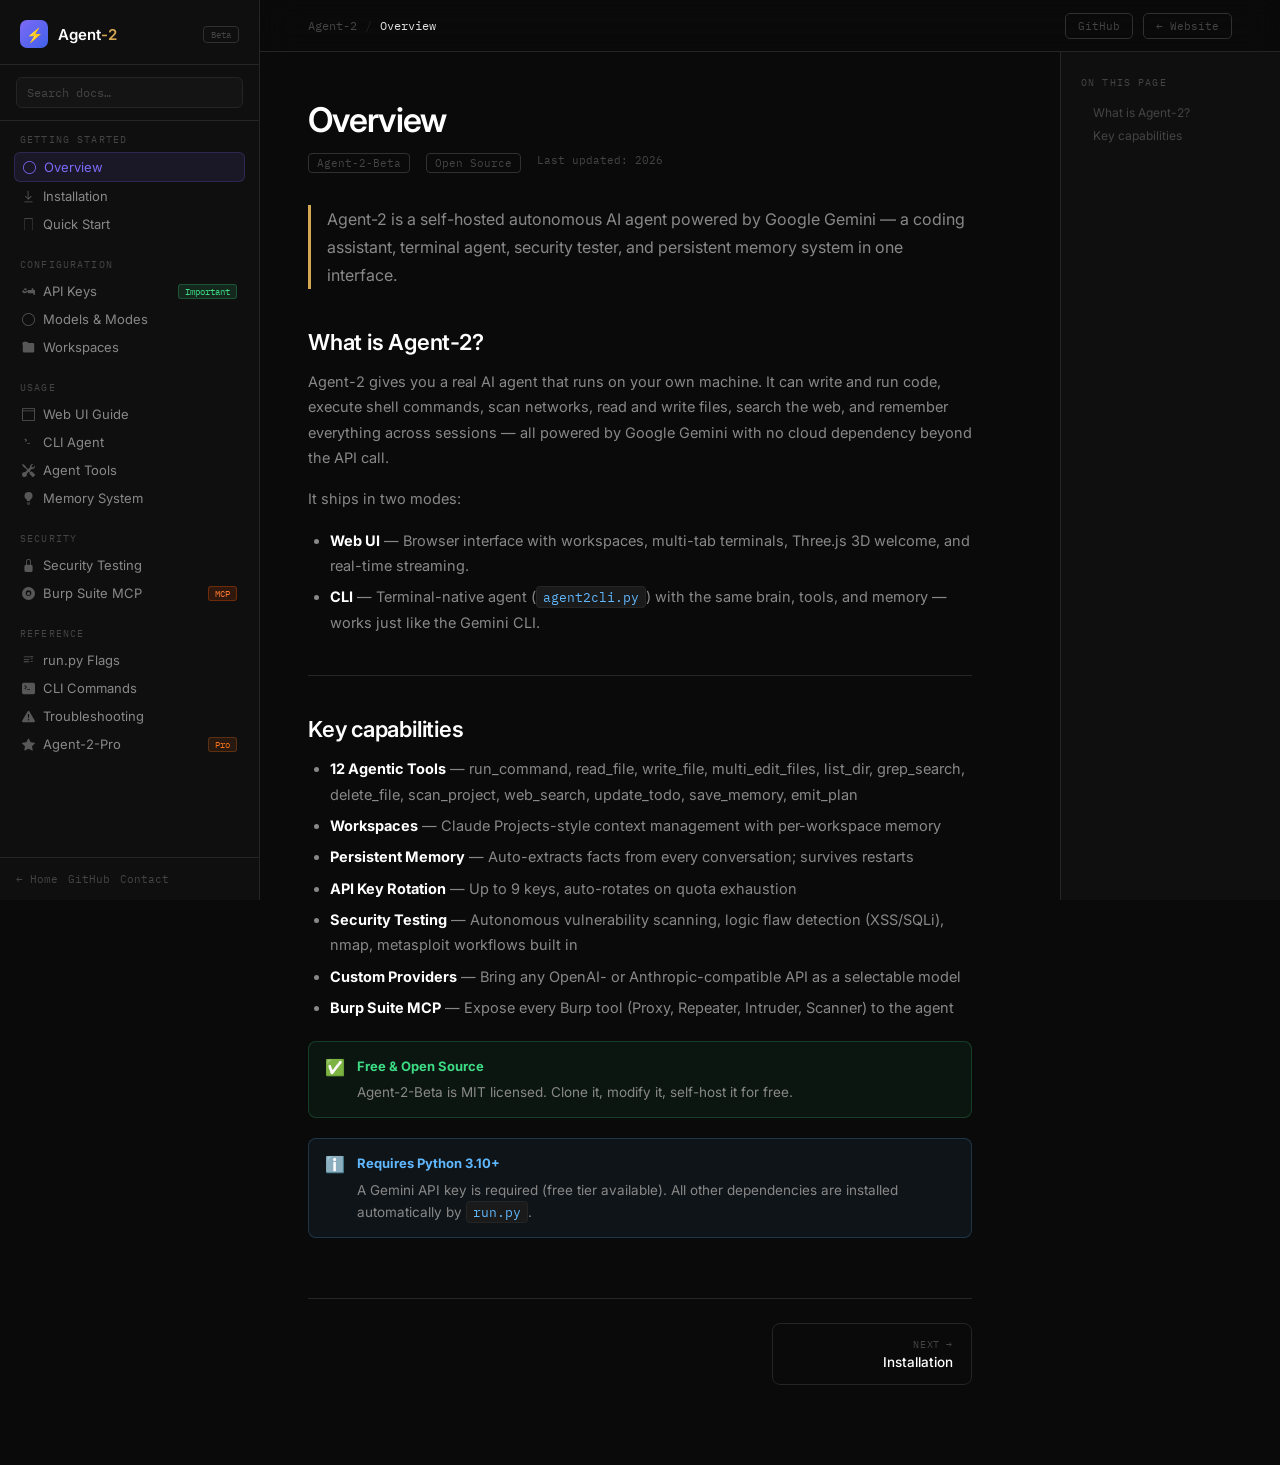
<file: website/docs/index.html>
<!--
Author: Aarav Shah
Portfolio: aaravshah1311.is-great.net
github: github.com/aaravshah1311
-->

<!DOCTYPE html>
<html lang="en">
<head>
<meta charset="UTF-8">
<meta name="viewport" content="width=device-width,initial-scale=1">
<title>Agent-2 Docs — Documentation</title>
<link rel="preconnect" href="https://fonts.googleapis.com">
<link href="https://fonts.googleapis.com/css2?family=IBM+Plex+Mono:wght@300;400;500&family=Inter:wght@300;400;500;600&display=swap" rel="stylesheet">
<style>
*,*::before,*::after{box-sizing:border-box;margin:0;padding:0}
:root{
  --bg:#0a0a0a;--bg1:#0f0f0f;--bg2:#141414;--bg3:#1a1a1a;
  --bd:#252525;--bd2:#303030;
  --tx:#e2e2e2;--tx2:#888;--tx3:#444;--wh:#fff;
  --ac:#d4a853;--pu:#7c6af7;--gr:#3ddc84;--cy:#60b8ff;--rd:#ff5555;--or:#f97316;--yw:#f0c060;
  --mn:'IBM Plex Mono',monospace;--sn:'Inter',sans-serif;
  --sidebar:260px;
}
html{scroll-behavior:smooth}
body{background:var(--bg);color:var(--tx);font-family:var(--sn);overflow-x:hidden}
a{text-decoration:none;color:inherit}
::-webkit-scrollbar{width:4px}
::-webkit-scrollbar-thumb{background:var(--bd2);border-radius:2px}

/* ── Layout ──────────────────────────────────────────────── */
#app{display:flex;min-height:100vh}

/* ── Sidebar ──────────────────────────────────────────────── */
#sidebar{
  width:var(--sidebar);flex-shrink:0;
  background:var(--bg1);border-right:1px solid var(--bd);
  position:fixed;top:0;left:0;bottom:0;overflow-y:auto;
  display:flex;flex-direction:column;z-index:100;
  transition:transform .3s ease;
}
.sb-header{
  padding:20px 20px 16px;border-bottom:1px solid var(--bd);
  display:flex;align-items:center;gap:10px;flex-shrink:0;
}
.sb-logo-icon{
  width:28px;height:28px;border-radius:7px;
  background:linear-gradient(135deg,var(--pu),#4060e8);
  display:flex;align-items:center;justify-content:center;
  font-size:14px;flex-shrink:0;
}
.sb-logo-text{font-size:15px;font-weight:600;color:var(--wh)}
.sb-logo-text span{color:var(--ac)}
.sb-version{font-family:var(--mn);font-size:9px;color:var(--tx3);margin-left:auto;
  border:1px solid var(--bd2);padding:2px 7px;border-radius:4px}

.sb-search{padding:12px 16px;border-bottom:1px solid var(--bd);flex-shrink:0}
.sb-search input{
  width:100%;background:var(--bg2);border:1px solid var(--bd);border-radius:6px;
  padding:7px 10px;font-size:12px;color:var(--tx);outline:none;font-family:var(--mn);
  transition:border-color .15s;
}
.sb-search input:focus{border-color:var(--pu)}
.sb-search input::placeholder{color:var(--tx3)}

.sb-nav{padding:12px 0;flex:1}
.sb-section{margin-bottom:20px;padding:0 14px}
.sb-section-title{
  font-family:var(--mn);font-size:9.5px;color:var(--tx3);
  letter-spacing:.12em;text-transform:uppercase;padding:0 6px;
  margin-bottom:6px;
}
.sb-link{
  display:flex;align-items:center;gap:8px;
  padding:6px 8px;border-radius:6px;font-size:13px;color:var(--tx2);
  transition:all .15s;cursor:pointer;border:none;background:none;
  width:100%;text-align:left;
}
.sb-link:hover{background:var(--bg3);color:var(--tx)}
.sb-link.active{background:rgba(124,106,247,.1);color:var(--pu);border:1px solid rgba(124,106,247,.2)}
.sb-link svg{width:13px;height:13px;flex-shrink:0;opacity:.6}
.sb-link.active svg{opacity:1}
.sb-badge{
  margin-left:auto;font-family:var(--mn);font-size:9px;
  padding:1px 6px;border-radius:3px;
}
.badge-new{background:rgba(61,220,132,.12);color:var(--gr);border:1px solid rgba(61,220,132,.25)}
.badge-pro{background:rgba(249,115,22,.1);color:var(--or);border:1px solid rgba(249,115,22,.25)}

.sb-footer{
  padding:14px 16px;border-top:1px solid var(--bd);flex-shrink:0;
  display:flex;gap:10px;flex-wrap:wrap;
}
.sb-footer a{font-family:var(--mn);font-size:10.5px;color:var(--tx3);transition:color .15s}
.sb-footer a:hover{color:var(--wh)}

/* ── Main content ─────────────────────────────────────────── */
#content{
  margin-left:var(--sidebar);flex:1;min-width:0;
}

/* ── Top bar ──────────────────────────────────────────────── */
#topbar{
  position:sticky;top:0;z-index:50;
  display:flex;align-items:center;justify-content:space-between;
  padding:0 48px;height:52px;
  background:rgba(10,10,10,.9);backdrop-filter:blur(16px);
  border-bottom:1px solid var(--bd);
}
.tb-breadcrumb{
  font-family:var(--mn);font-size:11.5px;color:var(--tx3);
  display:flex;align-items:center;gap:8px;
}
.tb-breadcrumb .sep{color:var(--tx3);opacity:.4}
.tb-breadcrumb .current{color:var(--tx)}
.tb-actions{display:flex;gap:10px;align-items:center}
.tb-btn{
  font-family:var(--mn);font-size:11px;color:var(--tx3);
  border:1px solid var(--bd2);padding:5px 12px;border-radius:5px;transition:all .15s;
}
.tb-btn:hover{color:var(--wh);border-color:var(--tx3)}
.mob-menu-btn{
  display:none;flex-direction:column;gap:4px;
  background:none;border:none;padding:6px;cursor:pointer;
}
.mob-menu-btn span{display:block;width:18px;height:1.5px;background:var(--tx2)}

/* ── Doc page ─────────────────────────────────────────────── */
.doc-page{
  max-width:760px;padding:48px 48px 80px;
  display:none;
}
.doc-page.active{display:block}

/* ── Typography ───────────────────────────────────────────── */
h1.doc-title{
  font-size:34px;font-weight:600;color:var(--wh);
  letter-spacing:-.02em;line-height:1.2;margin-bottom:12px;
}
.doc-meta{
  display:flex;gap:16px;margin-bottom:32px;flex-wrap:wrap;
}
.doc-meta span{font-family:var(--mn);font-size:10.5px;color:var(--tx3)}
.doc-meta .tag{
  padding:2px 8px;border-radius:4px;border:1px solid var(--bd2);
}
.doc-intro{
  font-size:16px;color:var(--tx2);line-height:1.75;
  border-left:3px solid var(--ac);padding-left:16px;margin-bottom:40px;
}

h2.doc-h2{
  font-size:22px;font-weight:600;color:var(--wh);
  margin:40px 0 14px;padding-top:40px;border-top:1px solid var(--bd);
  letter-spacing:-.01em;
}
h2.doc-h2:first-of-type{border-top:none;padding-top:0}
h3.doc-h3{font-size:16px;font-weight:500;color:var(--wh);margin:28px 0 10px}
p.doc-p{font-size:14.5px;color:var(--tx2);line-height:1.75;margin-bottom:16px}
ul.doc-ul,ol.doc-ol{padding-left:22px;margin-bottom:16px}
ul.doc-ul li,ol.doc-ol li{font-size:14.5px;color:var(--tx2);line-height:1.75;margin-bottom:6px}
ul.doc-ul li strong,ol.doc-ol li strong{color:var(--wh)}

/* Code blocks */
.code-block{
  background:var(--bg1);border:1px solid var(--bd);border-radius:8px;
  overflow:hidden;margin:16px 0;
}
.code-header{
  display:flex;align-items:center;justify-content:space-between;
  padding:8px 14px;border-bottom:1px solid var(--bd);
  background:rgba(20,20,20,.5);
}
.code-lang{font-family:var(--mn);font-size:10px;color:var(--tx3);letter-spacing:.08em}
.code-copy{
  font-family:var(--mn);font-size:10px;color:var(--tx3);
  background:none;border:none;cursor:pointer;transition:color .15s;padding:2px 6px;
}
.code-copy:hover{color:var(--wh)}
pre.code-body{
  padding:16px 18px;font-family:var(--mn);font-size:12.5px;
  line-height:1.7;color:var(--tx);overflow-x:auto;
}
pre.code-body .kw{color:var(--pu)}
pre.code-body .st{color:var(--gr)}
pre.code-body .cm{color:var(--tx3)}
pre.code-body .nu{color:var(--cy)}
pre.code-body .op{color:var(--or)}

code.inline{
  font-family:var(--mn);font-size:12.5px;
  background:var(--bg3);border:1px solid var(--bd);
  padding:2px 6px;border-radius:4px;color:var(--cy);
}

/* Alert boxes */
.alert{
  border-radius:8px;padding:14px 16px;margin:20px 0;
  display:flex;gap:12px;align-items:flex-start;
}
.alert-icon{font-size:16px;flex-shrink:0;margin-top:1px}
.alert-body{font-size:13.5px;color:var(--tx2);line-height:1.65}
.alert-body strong{display:block;margin-bottom:4px;font-size:13px}
.alert.tip{background:rgba(61,220,132,.06);border:1px solid rgba(61,220,132,.2)}
.alert.tip .alert-body strong{color:var(--gr)}
.alert.warn{background:rgba(240,192,96,.06);border:1px solid rgba(240,192,96,.2)}
.alert.warn .alert-body strong{color:var(--yw)}
.alert.info{background:rgba(96,184,255,.06);border:1px solid rgba(96,184,255,.2)}
.alert.info .alert-body strong{color:var(--cy)}
.alert.err{background:rgba(255,85,85,.06);border:1px solid rgba(255,85,85,.2)}
.alert.err .alert-body strong{color:var(--rd)}

/* Flag table */
.flag-table{width:100%;border-collapse:collapse;margin:16px 0;font-size:13.5px}
.flag-table th{
  padding:10px 14px;text-align:left;font-family:var(--mn);font-size:10px;
  letter-spacing:.08em;text-transform:uppercase;color:var(--tx3);
  border-bottom:1px solid var(--bd);font-weight:400;
}
.flag-table td{padding:11px 14px;border-bottom:1px solid rgba(37,37,37,.6);color:var(--tx2)}
.flag-table td:first-child{font-family:var(--mn);font-size:12px;color:var(--cy)}
.flag-table tr:hover td{background:rgba(255,255,255,.02)}

/* Step list */
.step-list{list-style:none;padding:0;margin:16px 0}
.step-list li{
  display:flex;gap:14px;margin-bottom:16px;
  padding:14px;border:1px solid var(--bd);border-radius:8px;
  transition:border-color .15s;
}
.step-list li:hover{border-color:var(--bd2)}
.step-n{
  width:28px;height:28px;border-radius:6px;background:var(--bg3);border:1px solid var(--bd2);
  display:flex;align-items:center;justify-content:center;
  font-family:var(--mn);font-size:12px;color:var(--ac);flex-shrink:0;
}
.step-body{}
.step-title{font-size:14px;font-weight:500;color:var(--wh);margin-bottom:4px}
.step-desc{font-size:13px;color:var(--tx2);line-height:1.65}

/* Trouble table */
.trouble-table{width:100%;border-collapse:collapse;font-size:13px}
.trouble-table th{
  padding:10px 14px;text-align:left;
  font-family:var(--mn);font-size:9.5px;letter-spacing:.1em;
  text-transform:uppercase;color:var(--tx3);border-bottom:1px solid var(--bd);font-weight:400;
}
.trouble-table td{padding:12px 14px;border-bottom:1px solid rgba(37,37,37,.5);color:var(--tx2);vertical-align:top}
.trouble-table td:first-child{font-family:var(--mn);font-size:12px;color:var(--rd);max-width:260px}
.trouble-table tr:hover td{background:rgba(255,255,255,.015)}

/* Page nav */
.page-nav{
  display:flex;justify-content:space-between;margin-top:60px;
  border-top:1px solid var(--bd);padding-top:24px;gap:20px;
}
.pg-btn{
  display:flex;flex-direction:column;gap:3px;padding:14px 18px;
  border:1px solid var(--bd);border-radius:8px;transition:all .2s;flex:1;max-width:200px;
}
.pg-btn:hover{border-color:var(--bd2);background:var(--bg2)}
.pg-dir{font-family:var(--mn);font-size:10px;color:var(--tx3);letter-spacing:.06em}
.pg-label{font-size:13.5px;color:var(--wh);font-weight:500}
.pg-btn.next{text-align:right;margin-left:auto}

/* ── Right TOC ────────────────────────────────────────────── */
#toc{
  position:fixed;right:0;top:52px;bottom:0;width:220px;
  padding:24px 20px;overflow-y:auto;border-left:1px solid var(--bd);
  background:var(--bg1);
}
.toc-title{font-family:var(--mn);font-size:9.5px;color:var(--tx3);letter-spacing:.12em;
  text-transform:uppercase;margin-bottom:12px}
.toc-link{
  display:block;font-size:12px;color:var(--tx3);padding:4px 0 4px 10px;
  border-left:2px solid transparent;transition:all .15s;
}
.toc-link:hover{color:var(--tx);border-left-color:var(--bd2)}
.toc-link.active{color:var(--pu);border-left-color:var(--pu)}

/* ── Mobile ───────────────────────────────────────────────── */
@media(max-width:1200px){
  #toc{display:none}
  .doc-page{padding:40px 40px 60px}
}
@media(max-width:900px){
  #sidebar{transform:translateX(-100%)}
  #sidebar.open{transform:translateX(0)}
  #content{margin-left:0}
  .doc-page{padding:28px 22px 50px;max-width:100%}
  .mob-menu-btn{display:flex}
  #topbar{padding:0 20px}
  h1.doc-title{font-size:26px}
  h2.doc-h2{font-size:19px}
  pre.code-body{font-size:11.5px;padding:12px 14px}
  .flag-table,.trouble-table{font-size:12px}
  .flag-table td:first-child,.trouble-table td:first-child{font-size:11px}
}
@media(max-width:600px){
  .doc-page{padding:20px 16px 40px}
  h1.doc-title{font-size:22px}
  .doc-intro{font-size:14px}
  .page-nav{flex-direction:column}
  .pg-btn{max-width:100%}
  .code-block{border-radius:6px}
}

/* ── Overlay for mobile sidebar ──────────────────────────── */
#sb-overlay{
  display:none;position:fixed;inset:0;z-index:99;
  background:rgba(0,0,0,.6);backdrop-filter:blur(2px);
}
#sb-overlay.show{display:block}
</style>
</head>
<body>
<div id="app">

<!-- SIDEBAR -->
<aside id="sidebar">
  <div class="sb-header">
    <div class="sb-logo-icon">⚡</div>
    <div class="sb-logo-text">Agent<span>-2</span></div>
    <div class="sb-version">Beta</div>
  </div>

  <div class="sb-search">
    <input type="text" placeholder="Search docs…" id="search-input" oninput="searchDocs(this.value)">
  </div>

  <nav class="sb-nav">
    <div class="sb-section">
      <div class="sb-section-title">Getting Started</div>
      <a class="sb-link active" onclick="showPage('overview')">
        <svg viewBox="0 0 16 16" fill="currentColor"><path d="M8 1a7 7 0 100 14A7 7 0 008 1zM0 8a8 8 0 1116 0A8 8 0 010 8z"/></svg>
        Overview
      </a>
      <a class="sb-link" onclick="showPage('install')">
        <svg viewBox="0 0 16 16" fill="currentColor"><path d="M8 1v9.293l3.146-3.147.708.708-4 4-4-4 .708-.708L7 10.293V1h1zm-5 13h10v1H3v-1z"/></svg>
        Installation
      </a>
      <a class="sb-link" onclick="showPage('quickstart')">
        <svg viewBox="0 0 16 16" fill="currentColor"><path d="M3.5 1.5A.5.5 0 014 1h8a.5.5 0 01.5.5v13a.5.5 0 01-.5.5H4a.5.5 0 01-.5-.5v-13zM4 0a1 1 0 00-1 1v13a1 1 0 001 1h8a1 1 0 001-1V1a1 1 0 00-1-1H4z"/></svg>
        Quick Start
      </a>
    </div>

    <div class="sb-section">
      <div class="sb-section-title">Configuration</div>
      <a class="sb-link" onclick="showPage('api-keys')">
        <svg viewBox="0 0 16 16" fill="currentColor"><path d="M0 8a4 4 0 017.465 2H14v2h2v-2h1v-2h-1V6h-2V4h-2v2H7.465A4 4 0 010 8zm4 0a2 2 0 100-4 2 2 0 000 4z"/></svg>
        API Keys
        <span class="sb-badge badge-new">Important</span>
      </a>
      <a class="sb-link" onclick="showPage('models')">
        <svg viewBox="0 0 16 16" fill="currentColor"><path d="M8 0a8 8 0 100 16A8 8 0 008 0zm0 1a7 7 0 110 14A7 7 0 018 1z"/></svg>
        Models & Modes
      </a>
      <a class="sb-link" onclick="showPage('workspaces')">
        <svg viewBox="0 0 16 16" fill="currentColor"><path d="M.54 3.87L.5 3a2 2 0 012-2h3a2 2 0 011.5.67L8 2.5h5.5A1.5 1.5 0 0115 4v8.5a1.5 1.5 0 01-1.5 1.5h-11A1.5 1.5 0 011 12.5V5a2 2 0 01-.46-1.13z"/></svg>
        Workspaces
      </a>
    </div>

    <div class="sb-section">
      <div class="sb-section-title">Usage</div>
      <a class="sb-link" onclick="showPage('web-ui')">
        <svg viewBox="0 0 16 16" fill="currentColor"><path d="M0 1.5A1.5 1.5 0 011.5 0h13A1.5 1.5 0 0116 1.5v13a1.5 1.5 0 01-1.5 1.5h-13A1.5 1.5 0 010 14.5v-13zM1.5 1a.5.5 0 00-.5.5V3h14V1.5a.5.5 0 00-.5-.5h-13zM15 4H1v10.5a.5.5 0 00.5.5h13a.5.5 0 00.5-.5V4z"/></svg>
        Web UI Guide
      </a>
      <a class="sb-link" onclick="showPage('cli')">
        <svg viewBox="0 0 16 16" fill="currentColor"><path d="M6 9a.5.5 0 01.5-.5h3a.5.5 0 010 1h-3A.5.5 0 016 9zM3.854 4.146a.5.5 0 100 .708L4.793 5.5 3.854 6.292a.5.5 0 10.708.708l1.5-1.5a.5.5 0 000-.708l-1.5-1.5a.5.5 0 00-.708 0z"/></svg>
        CLI Agent
      </a>
      <a class="sb-link" onclick="showPage('tools')">
        <svg viewBox="0 0 16 16" fill="currentColor"><path d="M1 0L0 1l2.2 3.081a1 1 0 00.815.419h.07a1 1 0 01.708.293l2.675 2.675-2.617 2.654A3.003 3.003 0 000 13a3 3 0 105.878-.851l2.654-2.617.968.968-.305.914a1 1 0 00.242 1.023l3.27 3.27a.997.997 0 001.414 0l1.586-1.586a.997.997 0 000-1.414l-3.27-3.27a1 1 0 00-1.023-.242L10.5 9.5l-.96-.96 2.68-2.643A3.005 3.005 0 0016 3c0-.269-.035-.53-.102-.777l-2.14 2.141L12 4l-.364-1.757L13.777.102a3 3 0 00-3.675 3.68L7.462 6.46 4.793 3.793a1 1 0 01-.293-.707v-.071a1 1 0 00-.419-.814L1 0z"/></svg>
        Agent Tools
      </a>
      <a class="sb-link" onclick="showPage('memory')">
        <svg viewBox="0 0 16 16" fill="currentColor"><path d="M8 0a5 5 0 015 5c0 2.04-1.22 3.8-3 4.58V11h-4V9.58A5 5 0 018 0zm-2 13h4v1H6zm1 2h2v1H7z"/></svg>
        Memory System
      </a>
    </div>

    <div class="sb-section">
      <div class="sb-section-title">Security</div>
      <a class="sb-link" onclick="showPage('security')">
        <svg viewBox="0 0 16 16" fill="currentColor"><path d="M8 1a2 2 0 012 2v4H6V3a2 2 0 012-2zm3 6V3a3 3 0 00-6 0v4a2 2 0 00-2 2v5a2 2 0 002 2h6a2 2 0 002-2V9a2 2 0 00-2-2z"/></svg>
        Security Testing
      </a>
      <a class="sb-link" onclick="showPage('burp')">
        <svg viewBox="0 0 16 16" fill="currentColor"><path d="M8 0a8 8 0 100 16A8 8 0 008 0zM4.5 7.5a3.5 3.5 0 117 0 3.5 3.5 0 01-7 0zM8 6a2 2 0 100 4 2 2 0 000-4z"/></svg>
        Burp Suite MCP
        <span class="sb-badge badge-pro" style="background:rgba(255,88,0,.14);color:#ff7a33;border-color:rgba(255,88,0,.3)">MCP</span>
      </a>
    </div>

    <div class="sb-section">
      <div class="sb-section-title">Reference</div>
      <a class="sb-link" onclick="showPage('run-flags')">
        <svg viewBox="0 0 16 16" fill="currentColor"><path d="M2.5 3a.5.5 0 000 1h11a.5.5 0 000-1h-11zm0 3a.5.5 0 000 1h6a.5.5 0 000-1h-6zm0 3a.5.5 0 000 1h6a.5.5 0 000-1h-6zm8-6a.5.5 0 01.5-.5h2a.5.5 0 010 1h-2a.5.5 0 01-.5-.5zm0 3a.5.5 0 01.5-.5h2a.5.5 0 010 1h-2a.5.5 0 01-.5-.5zm0 3a.5.5 0 01.5-.5h2a.5.5 0 010 1h-2a.5.5 0 01-.5-.5z"/></svg>
        run.py Flags
      </a>
      <a class="sb-link" onclick="showPage('cli-cmds')">
        <svg viewBox="0 0 16 16" fill="currentColor"><path d="M0 3a2 2 0 012-2h12a2 2 0 012 2v10a2 2 0 01-2 2H2a2 2 0 01-2-2V3zm9.5 5.5h-3a.5.5 0 000 1h3a.5.5 0 000-1zm-6.354-.354a.5.5 0 00.708.708l2-2a.5.5 0 000-.708l-2-2a.5.5 0 00-.708.708L4.793 6.5 3.146 8.146z"/></svg>
        CLI Commands
      </a>
      <a class="sb-link" onclick="showPage('troubleshoot')">
        <svg viewBox="0 0 16 16" fill="currentColor"><path d="M8.982 1.566a1.13 1.13 0 00-1.96 0L.165 13.233c-.457.778.091 1.767.98 1.767h13.713c.889 0 1.438-.99.98-1.767L8.982 1.566zM8 5c.535 0 .954.462.9.995l-.35 3.507a.552.552 0 01-1.1 0L7.1 5.995A.905.905 0 018 5zm.002 6a1 1 0 110 2 1 1 0 010-2z"/></svg>
        Troubleshooting
      </a>
      <a class="sb-link" onclick="showPage('pro')">
        <svg viewBox="0 0 16 16" fill="currentColor"><path d="M3.612 15.443c-.386.198-.824-.149-.746-.592l.83-4.73L.173 6.765c-.329-.314-.158-.888.283-.95l4.898-.696L7.538.792c.197-.39.73-.39.927 0l2.184 4.327 4.898.696c.441.062.612.636.282.95l-3.522 3.356.83 4.73c.078.443-.36.79-.746.592L8 13.187l-4.389 2.256z"/></svg>
        Agent-2-Pro
        <span class="sb-badge badge-pro">Pro</span>
      </a>
    </div>
  </nav>

  <div class="sb-footer">
    <a href="/">← Home</a>
    <a href="https://github.com/aaravshah1311/Agent-2-Beta" target="_blank">GitHub</a>
    <a href="mailto:aaravprogrammers@gmail.com">Contact</a>
  </div>
</aside>

<!-- Sidebar overlay -->
<div id="sb-overlay" onclick="closeSidebar()"></div>

<!-- MAIN -->
<main id="content">
  <!-- Top bar -->
  <div id="topbar">
    <div style="display:flex;align-items:center;gap:14px">
      <button class="mob-menu-btn" onclick="toggleSidebar()">
        <span></span><span></span><span></span>
      </button>
      <div class="tb-breadcrumb">
        <span>Agent-2</span>
        <span class="sep">/</span>
        <span class="current" id="breadcrumb-current">Overview</span>
      </div>
    </div>
    <div class="tb-actions">
      <a href="https://github.com/aaravshah1311/Agent-2-Beta" target="_blank" class="tb-btn">GitHub</a>
      <a href="/" class="tb-btn">← Website</a>
    </div>
  </div>

  <!-- ═══════════ PAGE: OVERVIEW ═══════════ -->
  <article class="doc-page active" id="page-overview">
    <h1 class="doc-title">Overview</h1>
    <div class="doc-meta">
      <span class="tag">Agent-2-Beta</span>
      <span class="tag">Open Source</span>
      <span>Last updated: 2026</span>
    </div>
    <p class="doc-intro">Agent-2 is a self-hosted autonomous AI agent powered by Google Gemini — a coding assistant, terminal agent, security tester, and persistent memory system in one interface.</p>

    <h2 class="doc-h2">What is Agent-2?</h2>
    <p class="doc-p">Agent-2 gives you a real AI agent that runs on your own machine. It can write and run code, execute shell commands, scan networks, read and write files, search the web, and remember everything across sessions — all powered by Google Gemini with no cloud dependency beyond the API call.</p>
    <p class="doc-p">It ships in two modes:</p>
    <ul class="doc-ul">
      <li><strong>Web UI</strong> — Browser interface with workspaces, multi-tab terminals, Three.js 3D welcome, and real-time streaming.</li>
      <li><strong>CLI</strong> — Terminal-native agent (<code class="inline">agent2cli.py</code>) with the same brain, tools, and memory — works just like the Gemini CLI.</li>
    </ul>

    <h2 class="doc-h2">Key capabilities</h2>
    <ul class="doc-ul">
      <li><strong>12 Agentic Tools</strong> — run_command, read_file, write_file, multi_edit_files, list_dir, grep_search, delete_file, scan_project, web_search, update_todo, save_memory, emit_plan</li>
      <li><strong>Workspaces</strong> — Claude Projects-style context management with per-workspace memory</li>
      <li><strong>Persistent Memory</strong> — Auto-extracts facts from every conversation; survives restarts</li>
      <li><strong>API Key Rotation</strong> — Up to 9 keys, auto-rotates on quota exhaustion</li>
      <li><strong>Security Testing</strong> — Autonomous vulnerability scanning, logic flaw detection (XSS/SQLi), nmap, metasploit workflows built in</li>
      <li><strong>Custom Providers</strong> — Bring any OpenAI- or Anthropic-compatible API as a selectable model</li>
      <li><strong>Burp Suite MCP</strong> — Expose every Burp tool (Proxy, Repeater, Intruder, Scanner) to the agent</li>
    </ul>

    <div class="alert tip"><span class="alert-icon">✅</span><div class="alert-body"><strong>Free & Open Source</strong>Agent-2-Beta is MIT licensed. Clone it, modify it, self-host it for free.</div></div>
    <div class="alert info"><span class="alert-icon">ℹ️</span><div class="alert-body"><strong>Requires Python 3.10+</strong>A Gemini API key is required (free tier available). All other dependencies are installed automatically by <code class="inline">run.py</code>.</div></div>

    <div class="page-nav">
      <div></div>
      <a class="pg-btn next" onclick="showPage('install')"><div class="pg-dir">NEXT →</div><div class="pg-label">Installation</div></a>
    </div>
  </article>

  <!-- ═══════════ PAGE: INSTALL ═══════════ -->
  <article class="doc-page" id="page-install">
    <h1 class="doc-title">Installation</h1>
    <div class="doc-meta"><span class="tag">5 min setup</span><span class="tag">All platforms</span></div>
    <p class="doc-intro">Agent-2 installs with a single command. The one-line installer downloads the repo, builds an isolated <code class="inline">.venv</code>, installs every dependency, and starts the app.</p>

    <h2 class="doc-h2">One-line install (recommended)</h2>
    <div class="code-block"><div class="code-header"><span class="code-lang">macOS / Linux</span><button class="code-copy" onclick="copyCode(this)">copy</button></div><pre class="code-body">curl -fsSL https://raw.githubusercontent.com/aaravshah1311/Agent-2-Beta/main/install.py | python3 -</pre></div>
    <div class="code-block"><div class="code-header"><span class="code-lang">Windows PowerShell</span><button class="code-copy" onclick="copyCode(this)">copy</button></div><pre class="code-body">irm https://raw.githubusercontent.com/aaravshah1311/Agent-2-Beta/main/install.py | python -</pre></div>
    <p class="doc-p">Prefer to clone manually? Follow the steps below.</p>

    <h2 class="doc-h2">Prerequisites</h2>
    <ul class="doc-ul">
      <li><strong>Python 3.10+</strong> — required. Check: <code class="inline">python --version</code></li>
      <li><strong>Git</strong> — for cloning</li>
      <li><strong>Gemini API key</strong> — free at <a href="https://aistudio.google.com/app/apikey" target="_blank" style="color:var(--cy)">aistudio.google.com/app/apikey</a></li>
    </ul>

    <h2 class="doc-h2">Install steps</h2>
    <ul class="step-list">
      <li><div class="step-n">1</div><div class="step-body"><div class="step-title">Clone the repository</div><div class="step-desc">Download Agent-2 from GitHub to your machine.</div></div></li>
    </ul>
    <div class="code-block"><div class="code-header"><span class="code-lang">bash</span><button class="code-copy" onclick="copyCode(this)">copy</button></div><pre class="code-body">git clone https://github.com/aaravshah1311/Agent-2-Beta.git
cd Agent-2-Beta</pre></div>

    <ul class="step-list">
      <li><div class="step-n">2</div><div class="step-body"><div class="step-title">Run the launcher</div><div class="step-desc">This creates a venv, installs all packages, and starts the setup wizard.</div></div></li>
    </ul>
    <div class="code-block"><div class="code-header"><span class="code-lang">bash</span><button class="code-copy" onclick="copyCode(this)">copy</button></div><pre class="code-body">agent2</pre></div>

    <div class="alert tip"><span class="alert-icon">💡</span><div class="alert-body"><strong>Windows users</strong>If <code class="inline">python</code> isn't found, try <code class="inline">py run.py</code> or install Python from the Microsoft Store.</div></div>

    <ul class="step-list">
      <li><div class="step-n">3</div><div class="step-body"><div class="step-title">Paste your Gemini API key</div><div class="step-desc">The wizard will prompt you. The key is saved to <code class="inline">agent2.db</code>.</div></div></li>
      <li><div class="step-n">4</div><div class="step-body"><div class="step-title">Open the web UI</div><div class="step-desc">Navigate to <code class="inline">http://localhost:1311</code> in your browser.</div></div></li>
    </ul>

    <h2 class="doc-h2">What gets installed automatically</h2>
    <div class="code-block"><div class="code-header"><span class="code-lang">packages</span></div><pre class="code-body">flask
flask-socketio
eventlet
google-genai
mcp
rich
prompt_toolkit</pre></div>
    <p class="doc-p">All packages are installed into a local <code class="inline">.venv/</code> folder — nothing is installed globally.</p>

    <h2 class="doc-h2">Uninstall</h2>
    <div class="code-block"><div class="code-header"><span class="code-lang">bash</span><button class="code-copy" onclick="copyCode(this)">copy</button></div><pre class="code-body">agent2 --uninstall</pre></div>
    <p class="doc-p">Removes the venv and generated files. Source code remains intact.</p>

    <div class="page-nav">
      <a class="pg-btn" onclick="showPage('overview')"><div class="pg-dir">← PREV</div><div class="pg-label">Overview</div></a>
      <a class="pg-btn next" onclick="showPage('quickstart')"><div class="pg-dir">NEXT →</div><div class="pg-label">Quick Start</div></a>
    </div>
  </article>

  <!-- ═══════════ PAGE: QUICKSTART ═══════════ -->
  <article class="doc-page" id="page-quickstart">
    <h1 class="doc-title">Quick Start</h1>
    <p class="doc-intro">Get from clone to running agent in under 2 minutes.</p>

    <h2 class="doc-h2">Start Web UI</h2>
    <div class="code-block"><div class="code-header"><span class="code-lang">bash</span><button class="code-copy" onclick="copyCode(this)">copy</button></div><pre class="code-body">agent2         # or: agent2 --web
# → Opens at http://localhost:1311</pre></div>

    <h2 class="doc-h2">Start CLI Agent</h2>
    <div class="code-block"><div class="code-header"><span class="code-lang">bash</span><button class="code-copy" onclick="copyCode(this)">copy</button></div><pre class="code-body">agent2 --cli

# One-shot mode:
.venv/bin/python agent2cli.py "portscan 10.10.1.1"
.venv/bin/python agent2cli.py --model 2.5-flash "write a REST API"
.venv/bin/python agent2cli.py --mode thinking "design this system"</pre></div>

    <div class="alert warn"><span class="alert-icon">⚠️</span><div class="alert-body"><strong>First run — Web UI</strong>You must create a Workspace before chatting. Click <strong>+ Create Workspace</strong> in the sidebar, give it a name, and optionally a project path.</div></div>

    <h2 class="doc-h2">Your first conversation</h2>
    <div class="code-block"><div class="code-header"><span class="code-lang">example prompts</span></div><pre class="code-body"># Run a project
run the project in /home/user/myapp

# Security testing
portscan 10.10.1.5
enumerate http://target:8080 with gobuster

# Code generation
write a FastAPI REST API with JWT authentication

# File ops
read requirements.txt and tell me what's missing

# Web search
search for latest CVE for Apache 2.4.41</pre></div>

    <div class="page-nav">
      <a class="pg-btn" onclick="showPage('install')"><div class="pg-dir">← PREV</div><div class="pg-label">Installation</div></a>
      <a class="pg-btn next" onclick="showPage('api-keys')"><div class="pg-dir">NEXT →</div><div class="pg-label">API Keys</div></a>
    </div>
  </article>

  <!-- ═══════════ PAGE: API KEYS ═══════════ -->
  <article class="doc-page" id="page-api-keys">
    <h1 class="doc-title">API Keys</h1>
    <p class="doc-intro">Agent-2 stores API keys in its <code class="inline">agent2.db</code> SQLite database. Multiple keys are supported and auto-rotated when one hits its quota.</p>

    <h2 class="doc-h2">Get a free API key</h2>
    <p class="doc-p">Gemini API keys are free. Visit <a href="https://aistudio.google.com/app/apikey" target="_blank" style="color:var(--cy)">aistudio.google.com/app/apikey</a> — sign in with Google and create a key.</p>

    <h2 class="doc-h2">Add your first key (via run.py)</h2>
    <div class="code-block"><div class="code-header"><span class="code-lang">bash</span><button class="code-copy" onclick="copyCode(this)">copy</button></div><pre class="code-body">agent2 --addapi</pre></div>
    <p class="doc-p">The wizard walks you through pasting a key interactively. You can add multiple keys for failover.</p>

    <h2 class="doc-h2">Add a key inside the CLI</h2>
    <div class="code-block"><div class="code-header"><span class="code-lang">cli</span><button class="code-copy" onclick="copyCode(this)">copy</button></div><pre class="code-body">/addapi</pre></div>
    <p class="doc-p">Saves the key to <code class="inline">agent2.db</code> immediately. Active on the very next request.</p>

    <h2 class="doc-h2">Manage keys in the UI</h2>
    <p class="doc-p">Open <strong>Settings &rarr; Keys</strong> in the web UI to add, rename, pin, reset, or delete keys and watch per-key token usage live. You can store up to 9 keys, all auto-rotated on quota.</p>
    <div class="alert info"><span class="alert-icon">&#128268;</span><div class="alert-body"><strong>Bring your own model</strong>Beyond Gemini, add any OpenAI- or Anthropic-compatible endpoint under <strong>Settings &rarr; Providers</strong> (or <code class="inline">/provider add</code> in the CLI). It appears in the same model dropdown.</div></div>

    <h2 class="doc-h2">How rotation works</h2>
    <ul class="doc-ul">
      <li>Agent-2 always uses the first active key</li>
      <li>If a key returns a 429 (quota exhausted), it's marked inactive and the next key is tried automatically</li>
      <li>If all keys are exhausted, they all reset and the cycle starts over</li>
      <li>You can manually <strong>pin</strong> a key in the web UI Settings → Keys panel</li>
    </ul>

    <div class="alert info"><span class="alert-icon">🔑</span><div class="alert-body"><strong>Check key status in the CLI</strong>Type <code class="inline">/keys</code> to see all keys, their active status, and per-key token usage.</div></div>

    <div class="page-nav">
      <a class="pg-btn" onclick="showPage('quickstart')"><div class="pg-dir">← PREV</div><div class="pg-label">Quick Start</div></a>
      <a class="pg-btn next" onclick="showPage('models')"><div class="pg-dir">NEXT →</div><div class="pg-label">Models & Modes</div></a>
    </div>
  </article>

  <!-- ═══════════ PAGE: MODELS ═══════════ -->
  <article class="doc-page" id="page-models">
    <h1 class="doc-title">Models & Modes</h1>
    <p class="doc-intro">Switch models and modes anytime — in the topbar (Web UI) or with slash commands (CLI).</p>

    <h2 class="doc-h2">Available Models</h2>
    <table class="flag-table">
      <thead><tr><th>Key</th><th>Model</th><th>Group</th></tr></thead>
      <tbody>
        <tr><td>2.5-flash</td><td>Gemini 2.5 Flash (default)</td><td>2.5</td></tr>
        <tr><td>2.5-pro</td><td>Gemini 2.5 Pro</td><td>2.5</td></tr>
        <tr><td>3.1-flash</td><td>Gemini 3.1 Flash</td><td>3.1</td></tr>
        <tr><td>3.1-pro</td><td>Gemini 3.1 Pro</td><td>3.1</td></tr>
      </tbody>
    </table>

    <div class="alert warn"><span class="alert-icon">⚠️</span><div class="alert-body"><strong>Model availability</strong>Some models may not be available on all API key tiers. If you get an empty response, switch to <code class="inline">2.5-flash</code>.</div></div>

    <h2 class="doc-h2">Reasoning Modes</h2>
    <table class="flag-table">
      <thead><tr><th>Mode</th><th>Max Tokens</th><th>Best for</th></tr></thead>
      <tbody>
        <tr><td>fast ⚡</td><td>2,048</td><td>Quick answers, simple commands, lowest cost</td></tr>
        <tr><td>pro ★</td><td>8,192</td><td>Most tasks — recommended default</td></tr>
        <tr><td>thinking 🧠</td><td>16,384</td><td>Hard architecture, complex debugging (2.5/3.1 only)</td></tr>
      </tbody>
    </table>

    <h2 class="doc-h2">Switching models in CLI</h2>
    <div class="code-block"><div class="code-header"><span class="code-lang">cli</span><button class="code-copy" onclick="copyCode(this)">copy</button></div><pre class="code-body">/model 2.5-flash       # switch to 2.5 Flash
/model 3.1-pro         # switch to 3.1 Pro
/mode thinking         # enable thinking mode
/mode fast             # fastest, cheapest</pre></div>

    <div class="page-nav">
      <a class="pg-btn" onclick="showPage('api-keys')"><div class="pg-dir">← PREV</div><div class="pg-label">API Keys</div></a>
      <a class="pg-btn next" onclick="showPage('workspaces')"><div class="pg-dir">NEXT →</div><div class="pg-label">Workspaces</div></a>
    </div>
  </article>

  <!-- ═══════════ PAGE: WORKSPACES ═══════════ -->
  <article class="doc-page" id="page-workspaces">
    <h1 class="doc-title">Workspaces</h1>
    <p class="doc-intro">Every chat belongs to a workspace. The agent always knows your project path, framework, and accumulated memories for that workspace.</p>

    <h2 class="doc-h2">Create a workspace</h2>
    <ul class="step-list">
      <li><div class="step-n">1</div><div class="step-body"><div class="step-title">Click + Create Workspace in the sidebar</div><div class="step-desc">Opens the workspace creation modal.</div></div></li>
      <li><div class="step-n">2</div><div class="step-body"><div class="step-title">Enter a name and optional project path</div><div class="step-desc">Leave path blank → Agent-2 creates a <code class="inline">workspaces/YourName/</code> folder automatically. Or browse with the built-in path browser.</div></div></li>
      <li><div class="step-n">3</div><div class="step-body"><div class="step-title">Click the workspace to enter it</div><div class="step-desc">Then create a new chat. Every chat inside a workspace inherits its context.</div></div></li>
    </ul>

    <h2 class="doc-h2">What the agent knows inside a workspace</h2>
    <ul class="doc-ul">
      <li>The absolute path to the project folder</li>
      <li>The detected framework, language, and package manager</li>
      <li>All memories accumulated in this workspace</li>
      <li>The last working directory for terminal commands</li>
    </ul>

    <h2 class="doc-h2">CLI workspace</h2>

    <div class="page-nav">
      <a class="pg-btn" onclick="showPage('models')"><div class="pg-dir">← PREV</div><div class="pg-label">Models & Modes</div></a>
      <a class="pg-btn next" onclick="showPage('web-ui')"><div class="pg-dir">NEXT →</div><div class="pg-label">Web UI Guide</div></a>
    </div>
  </article>

  <!-- ═══════════ PAGE: WEB UI ═══════════ -->
  <article class="doc-page" id="page-web-ui">
    <h1 class="doc-title">Web UI Guide</h1>
    <p class="doc-intro">The web interface runs at <code class="inline">http://localhost:1311</code>. It combines a workspace sidebar, chat panel, and real terminal in one view.</p>

    <h2 class="doc-h2">Interface layout</h2>
    <ul class="doc-ul">
      <li><strong>Sidebar (left)</strong> — workspace list → click a workspace → chat list</li>
      <li><strong>Topbar</strong> — current workspace name, model/mode selector, token counter</li>
      <li><strong>Chat panel (centre)</strong> — conversations with tool call blocks and plan cards</li>
      <li><strong>Terminal panel (right)</strong> — multi-tab xterm.js terminals, drag-resizable</li>
    </ul>

    <h2 class="doc-h2">Terminal features</h2>
    <ul class="doc-ul">
      <li><strong>↑ / ↓ arrow keys</strong> — navigate command history (up to 200 commands per tab)</li>
      <li><strong>Esc</strong> — clear the input field</li>
      <li><strong>▶ run button</strong> on tool blocks — click to run that command in the active terminal</li>
      <li><strong>+ Term</strong> — open a new terminal tab</li>
      <li><strong>■ kill</strong> — first click sends SIGTERM; second click (or after 3s) force-kills with SIGKILL</li>
      <li><strong>stdin row</strong> — appears when a process is running; type to send input to interactive programs</li>
    </ul>

    <h2 class="doc-h2">Editing messages</h2>
    <p class="doc-p">Hover any of your messages → click the ✏️ pencil icon → edit the text → press Enter. Agent-2 deletes that message and everything after it, then re-runs from the edited point.</p>

    <h2 class="doc-h2">File attachments</h2>
    <p class="doc-p">Click 📎 in the input bar to attach code files, images, PDFs, or text. Text files are embedded verbatim; images and PDFs are sent as binary blobs to Gemini's vision API.</p>

    <h2 class="doc-h2">Stopping generation</h2>
    <p class="doc-p">Click the ⏹ red stop button (appears during generation) to cancel mid-flight. The agent checks for the stop signal before each API call and before running each command.</p>

    <div class="page-nav">
      <a class="pg-btn" onclick="showPage('workspaces')"><div class="pg-dir">← PREV</div><div class="pg-label">Workspaces</div></a>
      <a class="pg-btn next" onclick="showPage('cli')"><div class="pg-dir">NEXT →</div><div class="pg-label">CLI Agent</div></a>
    </div>
  </article>

  <!-- ═══════════ PAGE: CLI ═══════════ -->
  <article class="doc-page" id="page-cli">
    <h1 class="doc-title">CLI Agent</h1>
    <p class="doc-intro">The CLI agent (<code class="inline">agent2cli.py</code>) is a full-featured terminal agent with the same tools and memory as the web UI.</p>

    <h2 class="doc-h2">Start the CLI</h2>
    <div class="code-block"><div class="code-header"><span class="code-lang">bash</span><button class="code-copy" onclick="copyCode(this)">copy</button></div><pre class="code-body">agent2 --cli

# Or directly:
.venv/bin/python agent2cli.py          # macOS / Linux
.venv\Scripts\python agent2cli.py      # Windows</pre></div>

    <h2 class="doc-h2">One-shot mode</h2>
    <div class="code-block"><div class="code-header"><span class="code-lang">bash</span><button class="code-copy" onclick="copyCode(this)">copy</button></div><pre class="code-body">.venv/bin/python agent2cli.py "portscan 10.10.1.1"
.venv/bin/python agent2cli.py --model 2.5-flash "explain this error"
.venv/bin/python agent2cli.py --mode thinking "design this architecture"
.venv/bin/python agent2cli.py --clear "start fresh"</pre></div>

    <h2 class="doc-h2">The prompt</h2>
    <div class="code-block"><div class="code-header"><span class="code-lang">prompt format</span></div><pre class="code-body">you [workspace|model|mode]> _</pre></div>
    <p class="doc-p">The prompt shows your active workspace, current model, and mode icon (⚡★🧠) at all times.</p>

    <h2 class="doc-h2">Memory in CLI</h2>
    <p class="doc-p">Memory is stored in <code class="inline">~/.agent2/memories.json</code> and persists across all CLI sessions. Conversation history is stored in <code class="inline">~/.agent2/history.json</code>.</p>

    <div class="page-nav">
      <a class="pg-btn" onclick="showPage('web-ui')"><div class="pg-dir">← PREV</div><div class="pg-label">Web UI Guide</div></a>
      <a class="pg-btn next" onclick="showPage('tools')"><div class="pg-dir">NEXT →</div><div class="pg-label">Agent Tools</div></a>
    </div>
  </article>

  <!-- ═══════════ PAGE: TOOLS ═══════════ -->
  <article class="doc-page" id="page-tools">
    <h1 class="doc-title">Agent Tools</h1>
    <p class="doc-intro">Agent-2 has 8 built-in tools. The agent selects them automatically based on your prompt — you don't need to invoke them manually.</p>

    <table class="flag-table">
      <thead><tr><th>Tool</th><th>When it's used</th></tr></thead>
      <tbody>
        <tr><td>run_command</td><td>Run, execute, install, build, scan, test, launch, start</td></tr>
        <tr><td>read_file</td><td>Read, show, inspect, view any file</td></tr>
        <tr><td>write_file</td><td>Create, write, save, generate a file</td></tr>
        <tr><td>scan_project</td><td>Scan, analyze, and map entire project directory structure and tech stack</td></tr>
        <tr><td>multi_edit_files</td><td>Edit or write multiple files simultaneously across the codebase</td></tr>
        <tr><td>web_search</td><td>Search, find, lookup, CVEs, docs, error messages</td></tr>
        <tr><td>save_memory</td><td>Remember, note, save — stores to persistent memory</td></tr>
        <tr><td>emit_plan</td><td>Complex 3+ step tasks — emits a visible plan first</td></tr>
      </tbody>
    </table>

    <h2 class="doc-h2">Tool call blocks (Web UI)</h2>
    <p class="doc-p">Every tool call appears as a collapsible block in the chat. For <code class="inline">run_command</code> tools, a <strong>▶ run</strong> button lets you re-run that exact command in the active terminal tab.</p>

    <div class="page-nav">
      <a class="pg-btn" onclick="showPage('cli')"><div class="pg-dir">← PREV</div><div class="pg-label">CLI Agent</div></a>
      <a class="pg-btn next" onclick="showPage('memory')"><div class="pg-dir">NEXT →</div><div class="pg-label">Memory System</div></a>
    </div>
  </article>

  <!-- ═══════════ PAGE: MEMORY ═══════════ -->
  <article class="doc-page" id="page-memory">
    <h1 class="doc-title">Memory System</h1>
    <p class="doc-intro">Agent-2's memory engine extracts facts from every conversation and persists them across sessions — the agent gets smarter the more you use it.</p>

    <h2 class="doc-h2">Memory types</h2>
    <table class="flag-table">
      <thead><tr><th>Type</th><th>Scope</th><th>Source</th></tr></thead>
      <tbody>
        <tr><td>global</td><td>All conversations</td><td>Added manually by user</td></tr>
        <tr><td>workspace</td><td>One workspace only</td><td>Added manually or by agent</td></tr>
        <tr><td>auto</td><td>Global or workspace</td><td>Extracted automatically after each response</td></tr>
      </tbody>
    </table>

    <h2 class="doc-h2">Auto-extraction</h2>
    <p class="doc-p">After every agent response, a background thread calls Gemini to extract memorable facts (user preferences, project details, environment configs, etc.) and saves them with an importance score 1–10.</p>

    <h2 class="doc-h2">Manage memories</h2>
    <div class="code-block"><div class="code-header"><span class="code-lang">cli</span><button class="code-copy" onclick="copyCode(this)">copy</button></div><pre class="code-body">/memory              # list all memories with importance scores
/addmem Python 3.12 is installed on this machine   # add manually</pre></div>
    <p class="doc-p">In the Web UI, open <strong>Mem</strong> in the sidebar footer → three tabs: Global / Workspace / Auto-learned.</p>

    <div class="page-nav">
      <a class="pg-btn" onclick="showPage('tools')"><div class="pg-dir">← PREV</div><div class="pg-label">Agent Tools</div></a>
      <a class="pg-btn next" onclick="showPage('security')"><div class="pg-dir">NEXT →</div><div class="pg-label">Security Testing</div></a>
    </div>
  </article>

  <!-- ═══════════ PAGE: SECURITY ═══════════ -->
  <article class="doc-page" id="page-security">
    <h1 class="doc-title">Security Testing</h1>
    <p class="doc-intro">Agent-2 is purpose-built for security research and CTF work. It executes full tool chains, reads every output line, adapts strategy, and keeps going until the job is done.</p>

    <h2 class="doc-h2">Example prompts</h2>
    <div class="code-block"><div class="code-header"><span class="code-lang">prompts</span><button class="code-copy" onclick="copyCode(this)">copy</button></div><pre class="code-body">portscan 10.10.1.1
enumerate http://target:8080 with gobuster
run sqlmap on http://target/login?id=1
check for open ports on localhost
scan for vulnerabilities on 192.168.1.0/24
brute force SSH on 10.10.1.5 with hydra
search CVE for Apache 2.4.41</pre></div>

    <h2 class="doc-h2">Supported tools</h2>
    <p class="doc-p">nmap · nikto · gobuster · ffuf · sqlmap · hydra · metasploit · searchsploit · theharvester · binwalk · volatility · netcat · wireshark · hashcat · john · wfuzz · dirb</p>

    <h2 class="doc-h2">Kill-chain execution</h2>
    <p class="doc-p">For comprehensive pentests, Agent-2 automatically sequences: host discovery → port scan → service enumeration → CVE lookup → web enumeration → exploitation → post-exploitation → report.</p>

    <div class="alert err"><span class="alert-icon">⚠️</span><div class="alert-body"><strong>Legal notice</strong>Only use Agent-2 for security testing on systems you own or have explicit written permission to test. Unauthorized testing is illegal.</div></div>

    <div class="page-nav">
      <a class="pg-btn" onclick="showPage('memory')"><div class="pg-dir">← PREV</div><div class="pg-label">Memory System</div></a>
      <a class="pg-btn next" onclick="showPage('burp')"><div class="pg-dir">NEXT →</div><div class="pg-label">Burp Suite MCP</div></a>
    </div>
  </article>

  <!-- ═══════════ PAGE: BURP SUITE MCP ═══════════ -->
  <article class="doc-page" id="page-burp">
    <h1 class="doc-title">Burp Suite MCP</h1>
    <div class="doc-meta"><span class="tag">Web Security</span><span class="tag">MCP Bridge</span><span class="tag">PortSwigger</span></div>
    <p class="doc-intro">Agent-2 connects to <strong>Burp Suite's official MCP server</strong> and hands every Burp tool — Proxy history, Repeater, Intruder, Scanner, site map, active-scan issues, raw HTTP requests — straight to the AI agent. Ask in plain English; the agent drives Burp for you.</p>

    <div class="alert info"><span class="alert-icon">🕷️</span><div class="alert-body"><strong>What is MCP?</strong>The Model Context Protocol is an open standard that lets an AI agent call an external tool's functions. PortSwigger ships an official <em>MCP Server</em> extension for Burp; Agent-2 speaks to it over a local SSE connection and exposes each Burp capability as an agent tool named <code class="inline">burp_*</code>.</div></div>

    <h2 class="doc-h2">What you get</h2>
    <ul class="doc-ul">
      <li><strong>Proxy history access</strong> — the agent can read captured requests/responses and reason over your live traffic.</li>
      <li><strong>Send &amp; replay requests</strong> — issue raw HTTP requests through Burp (Repeater-style) and read the response inline.</li>
      <li><strong>Intruder &amp; Scanner</strong> — launch and read results from Burp's fuzzing and active/passive scans, subject to what your Burp edition exposes.</li>
      <li><strong>Site map &amp; issues</strong> — pull the discovered site map and active-scan issue list to prioritise findings.</li>
      <li><strong>Every tool, automatically</strong> — whatever tools the MCP server advertises are discovered at connect time and offered to the model — no per-tool wiring.</li>
      <li><strong>Works in both agents</strong> — the same bridge powers the Web UI and the CLI, and is exposed to custom OpenAI/Anthropic providers too.</li>
    </ul>

    <div class="alert warn"><span class="alert-icon">⚠️</span><div class="alert-body"><strong>Burp edition matters</strong>The Scanner and some Intruder features require <strong>Burp Suite Professional</strong>. Proxy history, site map, and request replay work on <strong>Community</strong> edition. Agent-2 shows exactly which tools your Burp exposes after connecting.</div></div>

    <h2 class="doc-h2">Step 1 — Install the MCP server in Burp</h2>
    <ul class="step-list">
      <li><div class="step-n">1</div><div class="step-body"><div class="step-title">Open Burp → Extensions → BApp Store</div><div class="step-desc">Search for <strong>“MCP Server”</strong> (published by PortSwigger) and click <strong>Install</strong>.</div></div></li>
      <li><div class="step-n">2</div><div class="step-body"><div class="step-title">Open the new “MCP” tab</div><div class="step-desc">Tick <strong>“Enabled”</strong>. Note the listening address — it defaults to <code class="inline">127.0.0.1</code> port <code class="inline">9876</code>.</div></div></li>
      <li><div class="step-n">3</div><div class="step-body"><div class="step-title">Leave Burp running</div><div class="step-desc">Keep Burp open with the MCP server enabled while you use Agent-2.</div></div></li>
    </ul>

    <div class="alert tip"><span class="alert-icon">💡</span><div class="alert-body"><strong>Endpoint</strong>Agent-2 talks to the SSE endpoint at <code class="inline">http://127.0.0.1:9876/sse</code>. You can paste either the bare host (<code class="inline">http://127.0.0.1:9876</code>) or the full <code class="inline">/sse</code> URL — Agent-2 tries both.</div></div>

    <h2 class="doc-h2">Step 2 — Connect from Agent-2</h2>

    <h3 class="doc-h3">Web UI</h3>
    <ul class="step-list">
      <li><div class="step-n">1</div><div class="step-body"><div class="step-title">Open Settings → Burp</div><div class="step-desc">Click the gear icon, then the <strong>Burp</strong> tab.</div></div></li>
      <li><div class="step-n">2</div><div class="step-body"><div class="step-title">Confirm the URL and click Connect</div><div class="step-desc">The status dot turns green and shows the number of tools discovered. A chip list of every Burp tool appears below.</div></div></li>
      <li><div class="step-n">3</div><div class="step-body"><div class="step-title">(Optional) Enable Auto-connect</div><div class="step-desc">Toggle <strong>Auto-connect</strong> so Agent-2 re-establishes the Burp bridge automatically on every turn. This preference is saved and shared with the CLI.</div></div></li>
    </ul>

    <h3 class="doc-h3">CLI</h3>
    <div class="code-block"><div class="code-header"><span class="code-lang">cli</span><button class="code-copy" onclick="copyCode(this)">copy</button></div><pre class="code-body">/burp connect        # connect to Burp's MCP server
/burp status         # show connection state, URL, tool count
/burp list           # list every Burp tool now available to the agent
/burp disconnect     # drop the bridge</pre></div>

    <h2 class="doc-h2">Step 3 — Use it</h2>
    <p class="doc-p">Once connected, just talk to the agent — it picks the right Burp tool on its own:</p>
    <div class="code-block"><div class="code-header"><span class="code-lang">example prompts</span></div><pre class="code-body">show me the last 20 requests from Burp proxy history
replay the login POST to /api/session and show the response headers
find every request that set a Set-Cookie header
resend that request with the id parameter changed to 1 OR 1=1
what active-scan issues has Burp found for this host?
summarise the site map Burp has discovered so far</pre></div>

    <h2 class="doc-h2">Configuration reference</h2>
    <table class="flag-table">
      <thead><tr><th>Setting</th><th>Default</th><th>What it does</th></tr></thead>
      <tbody>
        <tr><td><code class="inline">BURP_MCP_URL</code></td><td>http://127.0.0.1:9876</td><td>Base URL of Burp's MCP server (env var override).</td></tr>
        <tr><td><code class="inline">BURP_MCP_ENABLED</code></td><td>0 (off)</td><td>Initial default for auto-connect if never toggled in the UI.</td></tr>
        <tr><td>Auto-connect toggle</td><td>off</td><td>When on, Agent-2 connects to Burp every agent turn. Persisted in <code class="inline">agent2.db</code>, shared by web + CLI.</td></tr>
        <tr><td>Tool namespace</td><td><code class="inline">burp_*</code></td><td>Every Burp tool is exposed to the model under a sanitised <code class="inline">burp_</code> name.</td></tr>
      </tbody>
    </table>

    <h2 class="doc-h2">Troubleshooting</h2>
    <table class="trouble-table">
      <thead><tr><th>Problem</th><th>Solution</th></tr></thead>
      <tbody>
        <tr><td>“mcp package not installed”</td><td>Run <code class="inline">agent2 --reset</code> (or <code class="inline">pip install mcp</code> inside the .venv) and retry.</td></tr>
        <tr><td>Timed out connecting</td><td>Is Burp running with the <strong>MCP Server</strong> BApp <em>Enabled</em>? Check the MCP tab’s address matches your URL.</td></tr>
        <tr><td>Connected but 0 tools</td><td>Re-tick “Enabled” in Burp’s MCP tab, then <code class="inline">/burp connect</code> again.</td></tr>
        <tr><td>Scanner tools missing</td><td>Active Scanner requires Burp Suite <strong>Professional</strong>; Community exposes Proxy/site-map/replay only.</td></tr>
        <tr><td>Wrong port</td><td>Set <code class="inline">BURP_MCP_URL</code> or paste the correct <code class="inline">http://127.0.0.1:PORT</code> in Settings → Burp.</td></tr>
      </tbody>
    </table>

    <div class="alert err"><span class="alert-icon">⚠️</span><div class="alert-body"><strong>Authorized testing only</strong>The Burp bridge lets the agent send live traffic to targets. Only drive it against systems you own or are explicitly authorized to test.</div></div>

    <div class="page-nav">
      <a class="pg-btn" onclick="showPage('security')"><div class="pg-dir">← PREV</div><div class="pg-label">Security Testing</div></a>
      <a class="pg-btn next" onclick="showPage('run-flags')"><div class="pg-dir">NEXT →</div><div class="pg-label">run.py Flags</div></a>
    </div>
  </article>

  <!-- ═══════════ PAGE: RUN FLAGS ═══════════ -->
  <article class="doc-page" id="page-run-flags">
    <h1 class="doc-title">run.py Flags</h1>
    <p class="doc-intro">All Agent-2 operations go through <code class="inline">run.py</code> — setup, launch, key management, and uninstall.</p>

    <table class="flag-table">
      <thead><tr><th>Flag</th><th>Description</th></tr></thead>
      <tbody>
        <tr><td>agent2</td><td>Setup + start Web UI (default)</td></tr>
        <tr><td>--web</td><td>Explicitly start Web UI</td></tr>
        <tr><td>--cli</td><td>Start CLI agent</td></tr>
        <tr><td>--addapi</td><td>Interactively add one or more API keys to agent2.db</td></tr>
        <tr><td>--update</td><td>Update to the latest code (keeps agent2.db); <code class="inline">-up</code> also works</td></tr>
        <tr><td>--reset</td><td>Wipe the .venv and reinstall all dependencies</td></tr>
        <tr><td>--uninstall</td><td>Remove venv and generated files, keep source</td></tr>
        <tr><td>-h</td><td>Show the help menu</td></tr>
      </tbody>
    </table>

    <div class="page-nav">
      <a class="pg-btn" onclick="showPage('burp')"><div class="pg-dir">← PREV</div><div class="pg-label">Burp Suite MCP</div></a>
      <a class="pg-btn next" onclick="showPage('cli-cmds')"><div class="pg-dir">NEXT →</div><div class="pg-label">CLI Commands</div></a>
    </div>
  </article>

  <!-- ═══════════ PAGE: CLI COMMANDS ═══════════ -->
  <article class="doc-page" id="page-cli-cmds">
    <h1 class="doc-title">CLI Commands Reference</h1>
    <p class="doc-intro">All slash commands available inside the Agent-2 CLI REPL.</p>

    <table class="flag-table">
      <thead><tr><th>Command</th><th>Description</th></tr></thead>
      <tbody>
        <tr><td>/help</td><td>Show all available commands</td></tr>
        <tr><td>/addapi</td><td>Add a Gemini API key to agent2.db</td></tr>
        <tr><td>/keys</td><td>Show all key status and per-key token usage</td></tr>
        <tr><td>/model [name]</td><td>Switch model — shows list if no name given</td></tr>
        <tr><td>/mode [name]</td><td>Switch mode: fast · pro · thinking</td></tr>
        <tr><td>/provider &hellip;</td><td>Manage custom providers: add &middot; list &middot; use &middot; del &middot; test</td></tr>
        <tr><td>/burp &hellip;</td><td>Burp Suite MCP bridge: connect &middot; disconnect &middot; list &middot; status</td></tr>
        <tr><td>/theme &middot; /color</td><td>Switch the CLI colour theme / accent colour</td></tr>
        <tr><td>/scan &lt;path&gt;</td><td>Scan and analyze an entire project directory</td></tr>
        <tr><td>/clear</td><td>Clear the screen (keeps history)</td></tr>
        <tr><td>/shrink</td><td>Summarize &amp; shrink history to save tokens</td></tr>
        <tr><td>/clearhistory</td><td>Clear the conversation history</td></tr>
        <tr><td>/history</td><td>Show last 10 messages</td></tr>
        <tr><td>/memory</td><td>List all saved memories with importance scores</td></tr>
        <tr><td>/addmem &lt;text&gt;</td><td>Save a memory manually</td></tr>
        <tr><td>/run &lt;cmd&gt;</td><td>Run a shell command directly</td></tr>
        <tr><td>/read &lt;file&gt;</td><td>Read and display a file</td></tr>
        <tr><td>/search &lt;query&gt;</td><td>Web search via DuckDuckGo</td></tr>
        <tr><td>/exit · Ctrl+C</td><td>Quit the CLI agent</td></tr>
      </tbody>
    </table>

    <div class="page-nav">
      <a class="pg-btn" onclick="showPage('run-flags')"><div class="pg-dir">← PREV</div><div class="pg-label">run.py Flags</div></a>
      <a class="pg-btn next" onclick="showPage('troubleshoot')"><div class="pg-dir">NEXT →</div><div class="pg-label">Troubleshooting</div></a>
    </div>
  </article>

  <!-- ═══════════ PAGE: TROUBLESHOOT ═══════════ -->
  <article class="doc-page" id="page-troubleshoot">
    <h1 class="doc-title">Troubleshooting</h1>
    <p class="doc-intro">Common problems and their solutions.</p>

    <table class="trouble-table">
      <thead><tr><th>Problem</th><th>Solution</th></tr></thead>
      <tbody>
        <tr><td>No API keys configured</td><td>Run <code class="inline">agent2 --addapi</code> or type <code class="inline">/addapi</code> in the CLI.</td></tr>
        <tr><td>Key quota exhausted</td><td>Keys rotate automatically. Add more keys: <code class="inline">agent2 --addapi</code></td></tr>
        <tr><td>Model returns empty response</td><td>The model tier may not support that model. Switch: <code class="inline">/model 2.5-flash</code></td></tr>
        <tr><td>Terminal not showing output</td><td>Refresh the browser tab. Socket connection may have dropped.</td></tr>
        <tr><td>python not found on Windows</td><td>Use <code class="inline">py run.py</code> or install Python from the Microsoft Store.</td></tr>
        <tr><td>Port 1311 already in use</td><td>Change <code class="inline">port=1311</code> in <code class="inline">agent2web.py</code> to another port.</td></tr>
        <tr><td>Broken venv / import errors</td><td>Run <code class="inline">agent2 --reset</code> — wipes and reinstalls.</td></tr>
        <tr><td>CLI spinner stuck</td><td><code class="inline">Ctrl+C</code> — cancels the request cleanly and returns to prompt.</td></tr>
        <tr><td>rich not installed</td><td><code class="inline">agent2 --reset</code> — rich is now in the install list.</td></tr>
        <tr><td>Want to start completely fresh</td><td><code class="inline">agent2 --uninstall</code> then <code class="inline">agent2</code></td></tr>
        <tr><td>agent2cli.py not found</td><td>Place <code class="inline">agent2cli.py</code> in the same folder as <code class="inline">run.py</code>.</td></tr>
        <tr><td>Thinking mode not working</td><td>Thinking is only available on 2.5/3.1 models (2.5-flash, 2.5-pro, 3.1-flash, 3.1-pro).</td></tr>
      </tbody>
    </table>

    <h2 class="doc-h2">Still stuck?</h2>
    <p class="doc-p">Open an issue on <a href="https://github.com/aaravshah1311/Agent-2-Beta/issues" target="_blank" style="color:var(--cy)">GitHub Issues</a> with your OS, Python version, and the exact error message. Or email <a href="mailto:aaravprogrammers@gmail.com" style="color:var(--cy)">aaravprogrammers@gmail.com</a>.</p>

    <div class="page-nav">
      <a class="pg-btn" onclick="showPage('cli-cmds')"><div class="pg-dir">← PREV</div><div class="pg-label">CLI Commands</div></a>
      <a class="pg-btn next" onclick="showPage('pro')"><div class="pg-dir">NEXT →</div><div class="pg-label">Agent-2-Pro</div></a>
    </div>
  </article>

  <!-- ═══════════ PAGE: PRO ═══════════ -->
  <article class="doc-page" id="page-pro">
    <h1 class="doc-title">Agent-2-Pro</h1>
    <p class="doc-intro">The professional, private-release evolution of Agent-2-Beta — a proper Software Engineer and Brutal Pentester.</p>

    <div class="alert warn"><span class="alert-icon">🔴</span><div class="alert-body"><strong>Private Edition</strong>Agent-2-Pro is not open source. Contact <a href="mailto:aaravprogrammers@gmail.com" style="color:var(--or)">aaravprogrammers@gmail.com</a> to request access.</div></div>

    <h2 class="doc-h2">Pro-exclusive features</h2>
    <table class="flag-table">
      <thead><tr><th>Feature</th><th>Description</th></tr></thead>
      <tbody>
        <tr><td>Software Engineering Mode</td><td>Analyze prompt → architect → engineer full multi-file project in self-correcting steps</td></tr>
        <tr><td>DeepDive</td><td>Break one complex task into precise sub-tasks, solve each, assemble final result</td></tr>
        <tr><td>Brutal Pentester</td><td>Full kill-chain: recon → enum → exploit → post-exploit → report</td></tr>
        <tr><td>QA Mode</td><td>Auto-generate unit tests, integration tests, edge-case coverage</td></tr>
        <tr><td>Project Space</td><td>Persistent project contexts with full history, file tree, and memory</td></tr>
        <tr><td>Self-correction Loop</td><td>Agent reviews output, identifies errors, reruns until correct</td></tr>
        <tr><td>Pentest Reports</td><td>Auto-generated markdown/HTML reports with CVEs, CVSS, remediation</td></tr>
        <tr><td>Git & Docker Ops</td><td>Git operations, Docker build/run, container management</td></tr>
      </tbody>
    </table>

    <h2 class="doc-h2">Get access</h2>
    <p class="doc-p">Email <a href="mailto:aaravprogrammers@gmail.com" style="color:var(--or)">aaravprogrammers@gmail.com</a> with:</p>
    <ul class="doc-ul">
      <li>What you want to use Pro for (dev / security / research / commercial)</li>
      <li>Your platform (Windows / macOS / Linux)</li>
      <li>Any specific workflows you need</li>
    </ul>

    <div class="page-nav">
      <a class="pg-btn" onclick="showPage('troubleshoot')"><div class="pg-dir">← PREV</div><div class="pg-label">Troubleshooting</div></a>
      <div></div>
    </div>
  </article>
</main>

<!-- Right TOC -->
<div id="toc">
  <div class="toc-title">On this page</div>
  <div id="toc-links"></div>
</div>
</div>

<script>
// ── Navigation ─────────────────────────────────────────────────────────────────
const pages={
  overview:'Overview', install:'Installation', quickstart:'Quick Start',
  'api-keys':'API Keys', models:'Models & Modes', workspaces:'Workspaces',
  'web-ui':'Web UI Guide', cli:'CLI Agent', tools:'Agent Tools',
  memory:'Memory System', security:'Security Testing', burp:'Burp Suite MCP',
  'run-flags':'run.py Flags', 'cli-cmds':'CLI Commands',
  troubleshoot:'Troubleshooting', pro:'Agent-2-Pro'
};

function showPage(id){
  document.querySelectorAll('.doc-page').forEach(p=>p.classList.remove('active'));
  document.querySelectorAll('.sb-link').forEach(l=>l.classList.remove('active'));
  const page=document.getElementById('page-'+id);
  if(page) page.classList.add('active');
  const links=document.querySelectorAll('.sb-link');
  links.forEach(l=>{ if(l.getAttribute('onclick')&&l.getAttribute('onclick').includes("'"+id+"'")) l.classList.add('active'); });
  document.getElementById('breadcrumb-current').textContent=pages[id]||id;
  buildTOC(page);
  window.scrollTo({top:0,behavior:'smooth'});
  document.getElementById('content').scrollTo({top:0});
  closeSidebar();
}

// ── TOC ────────────────────────────────────────────────────────────────────────
function buildTOC(page){
  const tc=document.getElementById('toc-links');
  if(!page||!tc){return;}
  tc.innerHTML='';
  page.querySelectorAll('h2.doc-h2').forEach(h=>{
    if(!h.id) h.id='h-'+Math.random().toString(36).slice(2,7);
    const a=document.createElement('a');
    a.className='toc-link'; a.href='#'+h.id; a.textContent=h.textContent;
    a.onclick=(e)=>{e.preventDefault();h.scrollIntoView({behavior:'smooth'});};
    tc.appendChild(a);
  });
}

// ── Mobile sidebar ─────────────────────────────────────────────────────────────
function toggleSidebar(){
  const sb=document.getElementById('sidebar');
  const ov=document.getElementById('sb-overlay');
  const open=sb.classList.toggle('open');
  ov.classList.toggle('show',open);
}
function closeSidebar(){
  document.getElementById('sidebar').classList.remove('open');
  document.getElementById('sb-overlay').classList.remove('show');
}

// ── Copy code ──────────────────────────────────────────────────────────────────
function copyCode(btn){
  const pre=btn.closest('.code-block').querySelector('pre');
  if(!pre) return;
  navigator.clipboard.writeText(pre.textContent.trim()).then(()=>{
    btn.textContent='copied!'; btn.style.color='var(--gr)';
    setTimeout(()=>{ btn.textContent='copy'; btn.style.color=''; },2000);
  });
}

// ── Search ─────────────────────────────────────────────────────────────────────
function searchDocs(q){
  if(!q.trim()){ document.querySelectorAll('.sb-link').forEach(l=>l.style.display=''); return; }
  const lq=q.toLowerCase();
  document.querySelectorAll('.sb-link').forEach(l=>{
    l.style.display=l.textContent.toLowerCase().includes(lq)?'':'none';
  });
}

// ── Init ───────────────────────────────────────────────────────────────────────
showPage('overview');

// Handle hash
if(location.hash){
  const id=location.hash.slice(1);
  if(pages[id]) showPage(id);
}
</script>
</body>
</html>
</file>
